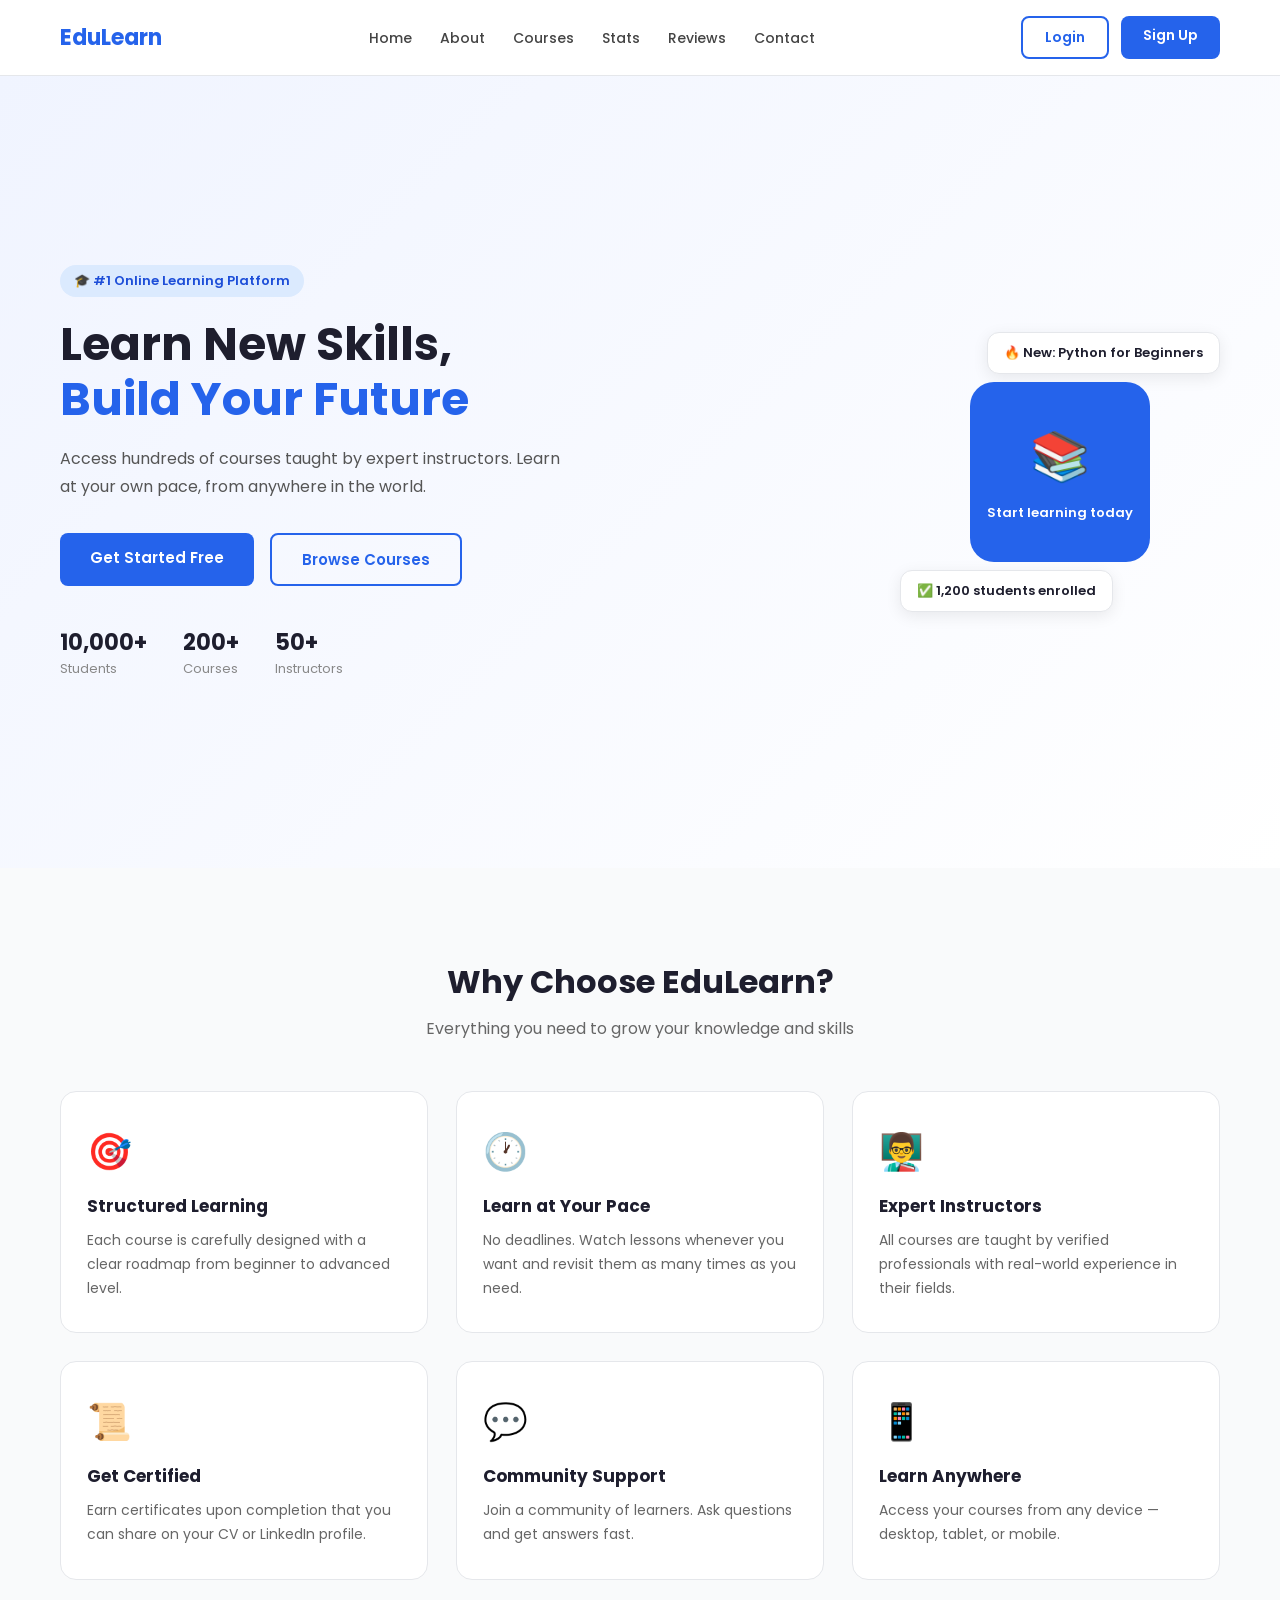
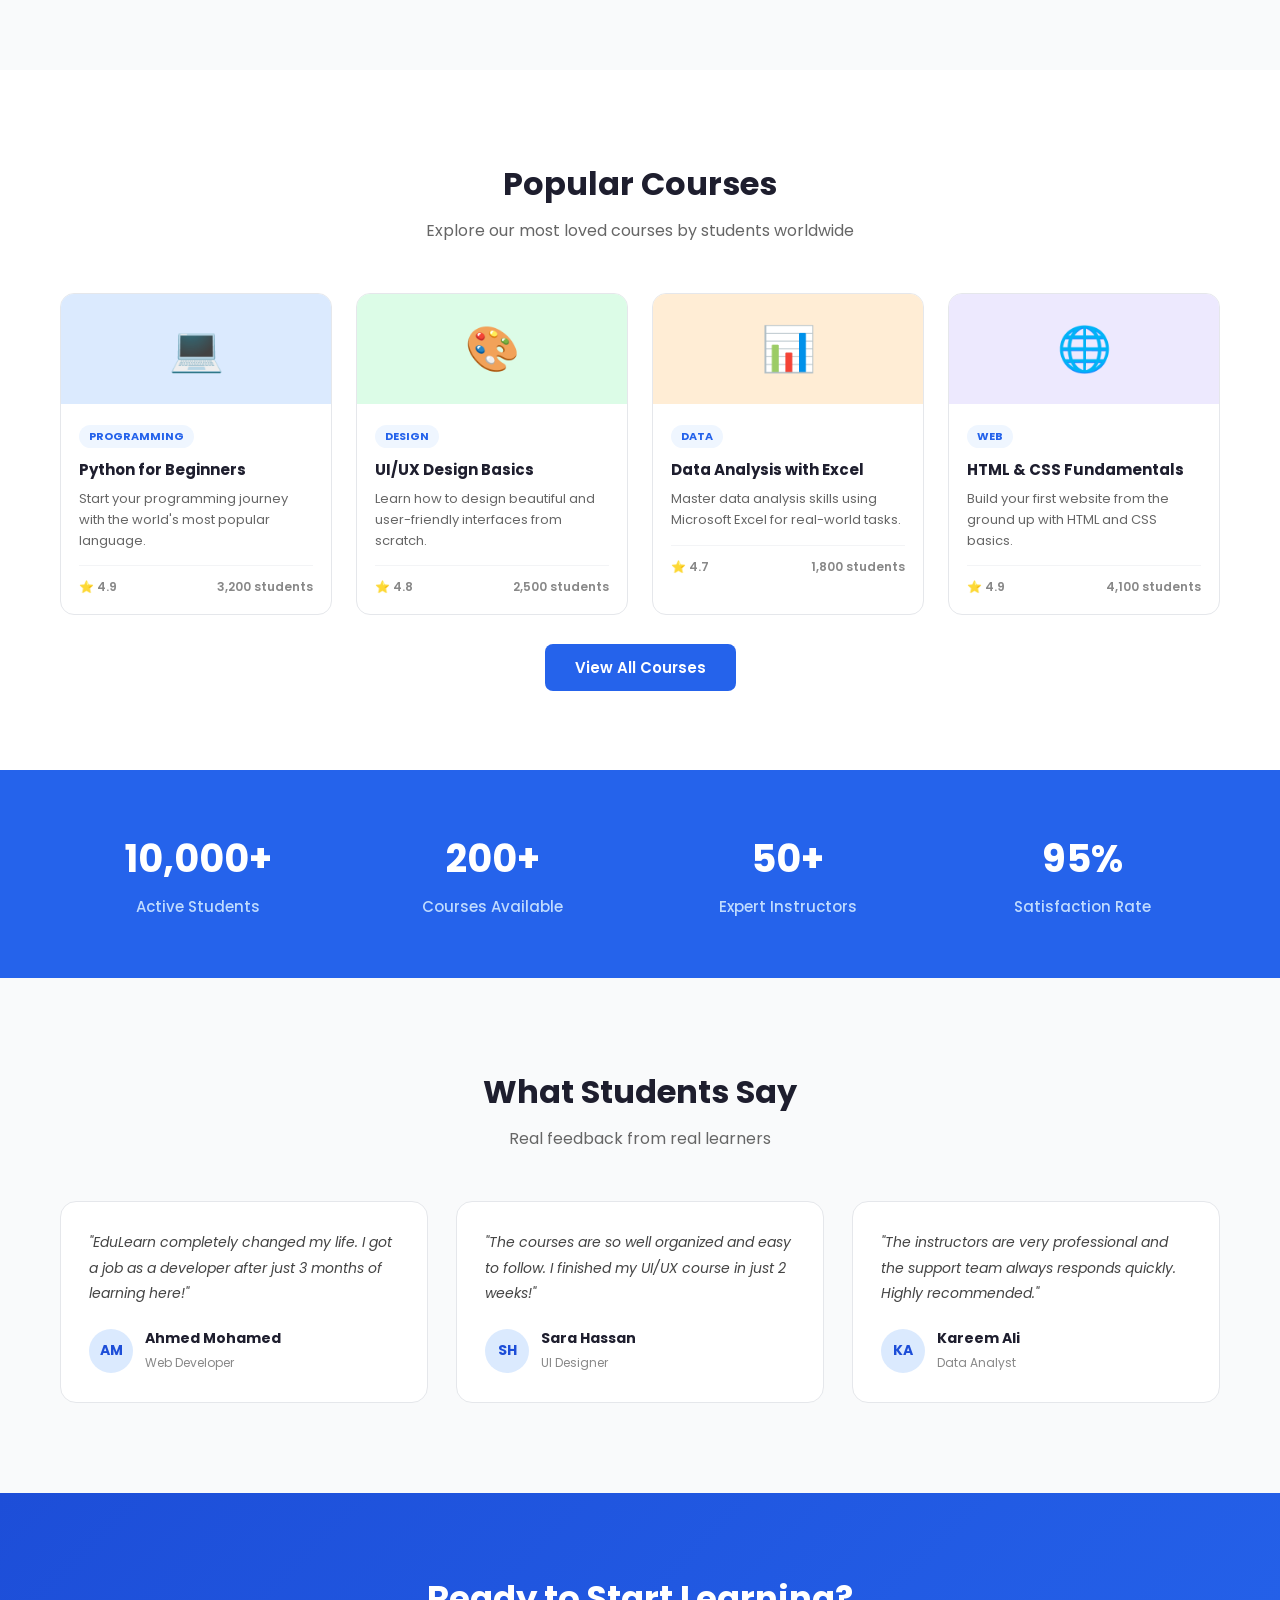
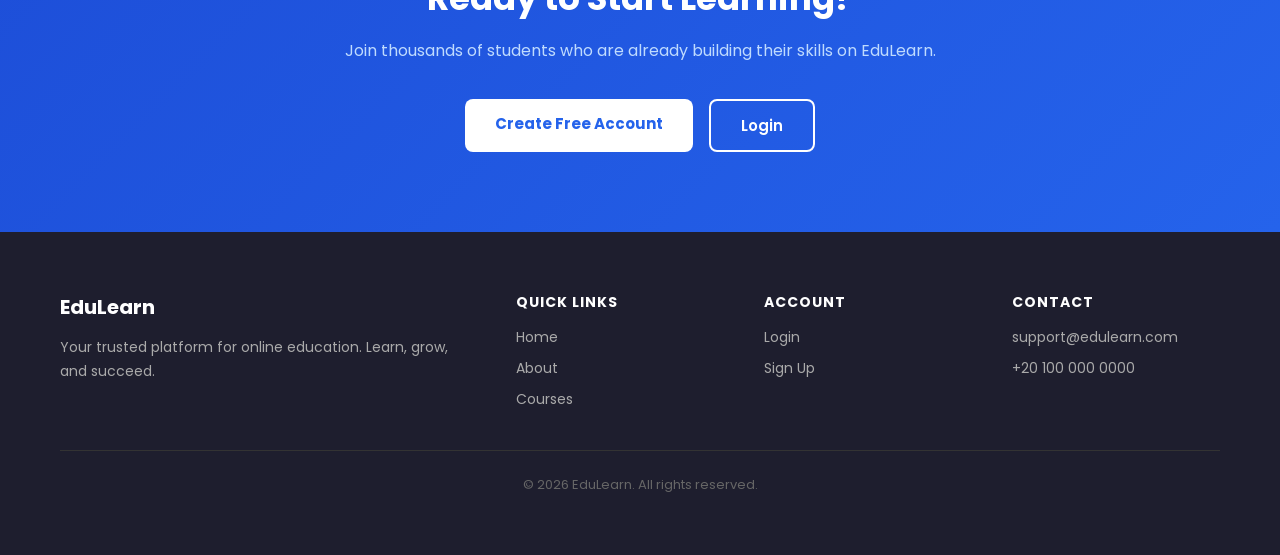
<file: index.html>
<!DOCTYPE html>
<html lang="en">
<head>
    <meta charset="UTF-8">
    <meta name="viewport" content="width=device-width, initial-scale=1.0">
    <title>EduLearn - Learn Anything</title>
    <link rel="stylesheet" href="main.css">
    <link href="https://fonts.googleapis.com/css2?family=Poppins:wght@400;500;600;700&display=swap" rel="stylesheet">
</head>
<body>


<!-- ============================================================ -->
<!--                        NAVBAR                               -->
<!-- ============================================================ -->
<nav class="navbar">
    <div class="nav-logo">EduLearn</div>

    <ul class="nav-links"> 
        <li><a href="#hero">Home</a></li>
        <li><a href="#about">About</a></li>
        <li><a href="#courses">Courses</a></li>
        <li><a href="#stats">Stats</a></li>
        <li><a href="#testimonials">Reviews</a></li>
        <li><a href="#contact">Contact</a></li>
    </ul>

    <div class="nav-buttons">
        <a href="Login/index.html" class="btn-outline">Login</a>
        <a href="Signin/index.html" class="btn-fill">Sign Up</a>
    </div>
</nav>
<!-- ============================================================ -->


<!-- ============================================================ -->
<!--                      HERO SECTION                           -->
<!-- ============================================================ -->
<section class="hero" id="hero">
    <div class="hero-text">
        <span class="hero-badge">🎓 #1 Online Learning Platform</span>
        <h1>Learn New Skills,<br><span class="accent">Build Your Future</span></h1>
        <p>Access hundreds of courses taught by expert instructors. Learn at your own pace, from anywhere in the world.</p>
        <div class="hero-buttons">
            <a href="Signin/index.html" class="btn-fill big">Get Started Free</a>
            <a href="#courses" class="btn-outline big">Browse Courses</a>
        </div>
        <div class="hero-meta">
            <div class="meta-item"><strong>10,000+</strong><span>Students</span></div>
            <div class="meta-item"><strong>200+</strong><span>Courses</span></div>
            <div class="meta-item"><strong>50+</strong><span>Instructors</span></div>
        </div>
    </div>

    <div class="hero-visual">
        <div class="visual-card card-top"><span>🔥</span> New: Python for Beginners</div>
        <div class="visual-box">
            <div class="visual-icon">📚</div>
            <p>Start learning today</p>
        </div>
        <div class="visual-card card-bottom"><span>✅</span> 1,200 students enrolled</div>
    </div>
</section>
<!-- ============================================================ -->


<!-- ============================================================ -->
<!--                      ABOUT SECTION                          -->
<!-- ============================================================ -->
<section class="about" id="about">
    <div class="section-header">
        <h2>Why Choose EduLearn?</h2>
        <p>Everything you need to grow your knowledge and skills</p>
    </div>

    <div class="about-grid">
        <div class="about-card">
            <div class="about-icon">🎯</div>
            <h3>Structured Learning</h3>
            <p>Each course is carefully designed with a clear roadmap from beginner to advanced level.</p>
        </div>
        <div class="about-card">
            <div class="about-icon">🕐</div>
            <h3>Learn at Your Pace</h3>
            <p>No deadlines. Watch lessons whenever you want and revisit them as many times as you need.</p>
        </div>
        <div class="about-card">
            <div class="about-icon">👨‍🏫</div>
            <h3>Expert Instructors</h3>
            <p>All courses are taught by verified professionals with real-world experience in their fields.</p>
        </div>
        <div class="about-card">
            <div class="about-icon">📜</div>
            <h3>Get Certified</h3>
            <p>Earn certificates upon completion that you can share on your CV or LinkedIn profile.</p>
        </div>
        <div class="about-card">
            <div class="about-icon">💬</div>
            <h3>Community Support</h3>
            <p>Join a community of learners. Ask questions and get answers fast.</p>
        </div>
        <div class="about-card">
            <div class="about-icon">📱</div>
            <h3>Learn Anywhere</h3>
            <p>Access your courses from any device — desktop, tablet, or mobile.</p>
        </div>
    </div>
</section>
<!-- ============================================================ -->


<!-- ============================================================ -->
<!--                     COURSES SECTION                         -->
<!-- ============================================================ -->
<section class="courses" id="courses">
    <div class="section-header">
        <h2>Popular Courses</h2>
        <p>Explore our most loved courses by students worldwide</p>
    </div>

    <div class="courses-grid">
        <div class="course-card">
            <div class="course-thumb thumb-blue">💻</div>
            <div class="course-body">
                <span class="course-tag">Programming</span>
                <h3>Python for Beginners</h3>
                <p>Start your programming journey with the world's most popular language.</p>
                <div class="course-footer">
                    <span class="course-rating">⭐ 4.9</span>
                    <span class="course-students">3,200 students</span>
                </div>
            </div>
        </div>

        <div class="course-card">
            <div class="course-thumb thumb-green">🎨</div>
            <div class="course-body">
                <span class="course-tag">Design</span>
                <h3>UI/UX Design Basics</h3>
                <p>Learn how to design beautiful and user-friendly interfaces from scratch.</p>
                <div class="course-footer">
                    <span class="course-rating">⭐ 4.8</span>
                    <span class="course-students">2,500 students</span>
                </div>
            </div>
        </div>

        <div class="course-card">
            <div class="course-thumb thumb-orange">📊</div>
            <div class="course-body">
                <span class="course-tag">Data</span>
                <h3>Data Analysis with Excel</h3>
                <p>Master data analysis skills using Microsoft Excel for real-world tasks.</p>
                <div class="course-footer">
                    <span class="course-rating">⭐ 4.7</span>
                    <span class="course-students">1,800 students</span>
                </div>
            </div>
        </div>

        <div class="course-card">
            <div class="course-thumb thumb-purple">🌐</div>
            <div class="course-body">
                <span class="course-tag">Web</span>
                <h3>HTML & CSS Fundamentals</h3>
                <p>Build your first website from the ground up with HTML and CSS basics.</p>
                <div class="course-footer">
                    <span class="course-rating">⭐ 4.9</span>
                    <span class="course-students">4,100 students</span>
                </div>
            </div>
        </div>
    </div>

    <div class="courses-cta">
        <a href="Signin/index.html" class="btn-fill big">View All Courses</a>
    </div>
</section>
<!-- ============================================================ -->


<!-- ============================================================ -->
<!--                      STATS SECTION                          -->
<!-- ============================================================ -->
<section class="stats" id="stats">
    <div class="stats-grid">
        <div class="stat-item"><h2>10,000+</h2><p>Active Students</p></div>
        <div class="stat-item"><h2>200+</h2><p>Courses Available</p></div>
        <div class="stat-item"><h2>50+</h2><p>Expert Instructors</p></div>
        <div class="stat-item"><h2>95%</h2><p>Satisfaction Rate</p></div>
    </div>
</section>
<!-- ============================================================ -->


<!-- ============================================================ -->
<!--                   TESTIMONIALS SECTION                      -->
<!-- ============================================================ -->
<section class="testimonials" id="testimonials">
    <div class="section-header">
        <h2>What Students Say</h2>
        <p>Real feedback from real learners</p>
    </div>

    <div class="testimonials-grid">
        <div class="testimonial-card">
            <p class="testimonial-text">"EduLearn completely changed my life. I got a job as a developer after just 3 months of learning here!"</p>
            <div class="testimonial-author">
                <div class="author-avatar">AM</div>
                <div><strong>Ahmed Mohamed</strong><span>Web Developer</span></div>
            </div>
        </div>

        <div class="testimonial-card">
            <p class="testimonial-text">"The courses are so well organized and easy to follow. I finished my UI/UX course in just 2 weeks!"</p>
            <div class="testimonial-author">
                <div class="author-avatar">SH</div>
                <div><strong>Sara Hassan</strong><span>UI Designer</span></div>
            </div>
        </div>

        <div class="testimonial-card">
            <p class="testimonial-text">"The instructors are very professional and the support team always responds quickly. Highly recommended."</p>
            <div class="testimonial-author">
                <div class="author-avatar">KA</div>
                <div><strong>Kareem Ali</strong><span>Data Analyst</span></div>
            </div>
        </div>
    </div>
</section>
<!-- ============================================================ -->


<!-- ============================================================ -->
<!--                       CTA SECTION                           -->
<!-- ============================================================ -->
<section class="cta">
    <h2>Ready to Start Learning?</h2>
    <p>Join thousands of students who are already building their skills on EduLearn.</p>
    <div class="cta-buttons">
        <a href="Signin/index.html" class="btn-white">Create Free Account</a>
        <a href="Login/index.html" class="btn-outline-white">Login</a>
    </div>
</section>
<!-- ============================================================ -->


<!-- ============================================================ -->
<!--                        FOOTER                               -->
<!-- ============================================================ -->
<footer id="contact">
    <div class="footer-grid">
        <div class="footer-col">
            <h3>EduLearn</h3>
            <p>Your trusted platform for online education. Learn, grow, and succeed.</p>
        </div>
        <div class="footer-col">
            <h4>Quick Links</h4>
            <ul>
                <li><a href="#hero">Home</a></li>
                <li><a href="#about">About</a></li>
                <li><a href="#courses">Courses</a></li>
            </ul>
        </div>
        <div class="footer-col">
            <h4>Account</h4>
            <ul>
                <li><a href="Login/index.html">Login</a></li>
                <li><a href="Signin/index.html">Sign Up</a></li>
            </ul>
        </div>
        <div class="footer-col">
            <h4>Contact</h4>
            <ul>
                <li>support@edulearn.com</li>
                <li>+20 100 000 0000</li>
            </ul>
        </div>
    </div>
    <div class="footer-bottom">
        <p>© 2026 EduLearn. All rights reserved.</p>
    </div>
</footer>
<!-- ============================================================ -->


</body>
</html>
</file>
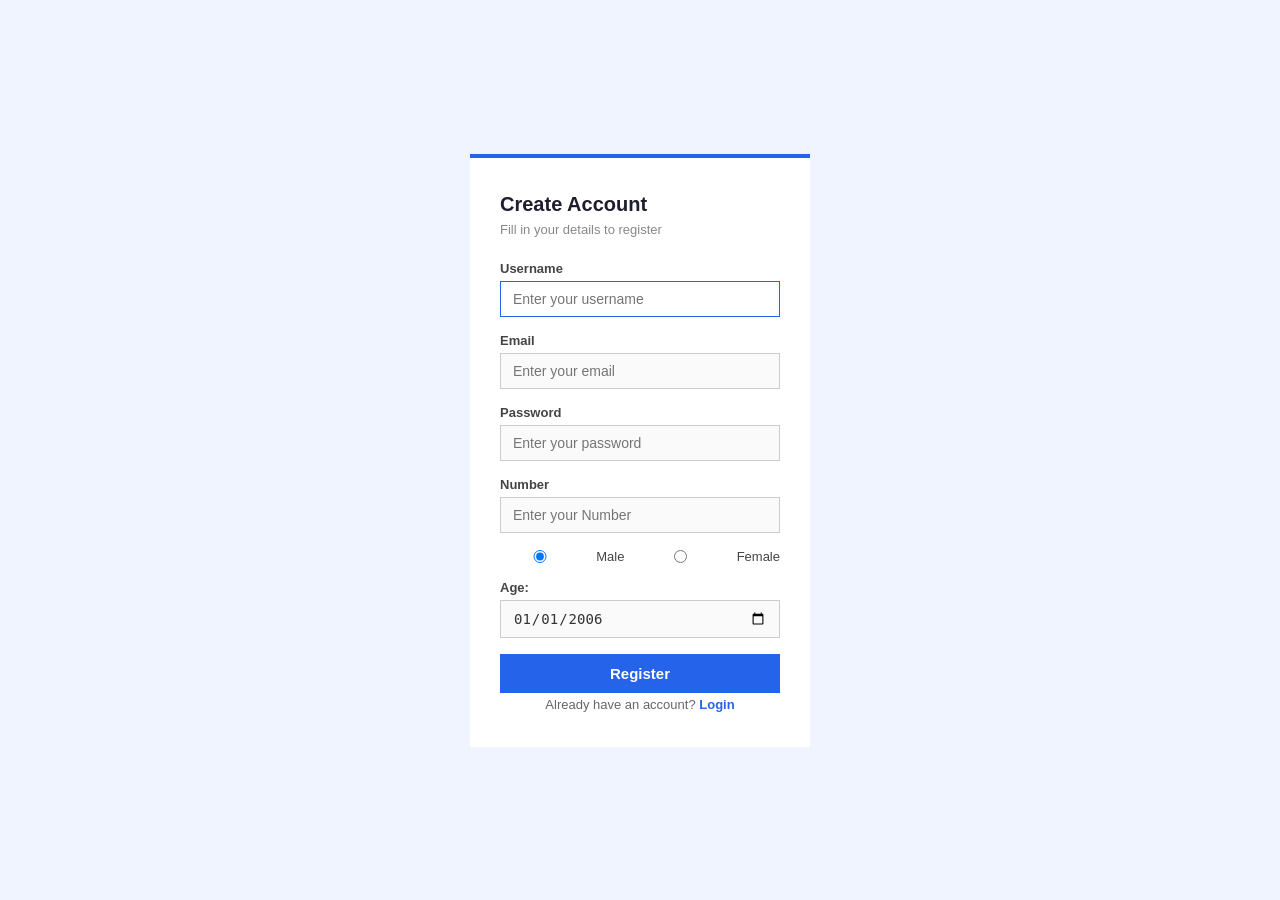
<file: Signin/index.html>
<!DOCTYPE html>
<html>

<head>
    <meta charset="UTF-8" />
    <title>Register</title>
    <link rel="stylesheet" href="css/main.css" />
</head>

<body>

    <form method="post">

        <p class="form-title">Create Account</p>
        <p class="form-subtitle">Fill in your details to register</p>

        <div id="userNameDiv">
            <label for="username" id="usernameLabel">Username</label>
            <input type="text" id="username" name="username" required placeholder="Enter your username" autofocus />
        </div>

        <div id="emailDiv">
            <label for="email" id="emailLabel">Email</label>
            <input type="email" id="email" name="email" required placeholder="Enter your email" />
        </div>

        <div id="passwordDiv">
            <label for="password" id="passwordLabel">Password</label>
            <input type="password" id="password" name="password" required placeholder="Enter your password" 
                   minlength="8" maxlength="16" />
        </div>

        <div id="phoneDiv">
            <label for="Phone_Number" id="phoneLabel">Number</label>
            <input type="text" id="Phone_Number" name="Phone_Number" required placeholder="Enter your Number"   />
        </div>

        <div id="genderDiv">
            <input type="radio" name="gender" id="male" value="male" checked />
            <label for="male">Male</label>

            <input type="radio" name="gender" id="female" value="female" />
            <label for="female">Female</label>

        </div>

        <div id="ageDiv">
            <label for="Age" id="ageLabel">Age:</label>
            <input type="date" id="Age" name="age" required value="2006-01-01" />

        </div>

        <input type="submit" value="Register" id="Register"/>

        <div class="form-footer">
            Already have an account? <a href="../Login/index.html">Login</a>
        </div>

    </form>

</body>

</html>
</file>
<file: main.css>
/* ============================================================ */
/*                        RESET & BASE                          */
/* ============================================================ */


* {
    margin: 0;
    padding: 0;
    box-sizing: border-box;
}

body {
    font-family: 'Poppins', sans-serif;
    background-color: #ffffff;
    color: #1e1e2e;
}

a {
    text-decoration: none;
}

ul {
    list-style: none;
}

.section-header {
    text-align: center;
    margin-bottom: 50px;
}

.section-header h2 {
    font-size: 32px;
    font-weight: 700;
    margin-bottom: 10px;
}

.section-header p {
    font-size: 16px;
    color: #666;
}
/* ============================================================ */


/* ============================================================ */
/*                          BUTTONS                             */
/* ============================================================ */
.btn-fill {
    background-color: #2563eb;
    color: #ffffff;
    padding: 9px 22px;
    border-radius: 8px;
    font-weight: 600;
    font-size: 14px;
    transition: background-color 0.2s;
}

.btn-fill:hover {
    background-color: #1d4ed8;
}

.btn-outline {
    border: 2px solid #2563eb;
    color: #2563eb;
    padding: 9px 22px;
    border-radius: 8px;
    font-weight: 600;
    font-size: 14px;
    transition: all 0.2s;
}

.btn-outline:hover {
    background-color: #2563eb;
    color: #ffffff;
}

.btn-fill.big, 
.btn-outline.big {
    padding: 13px 30px;
    font-size: 15px;
}
/* ============================================================ */


/* ============================================================ */
/*                          NAVBAR                              */
/* ============================================================ */
.navbar {
    display: flex;
    align-items: center;
    justify-content: space-between; /* علشان يكون في كل مكان متوزع  */
    padding: 16px 60px;
    background-color: #ffffff;
    border-bottom: 1px solid #e5e7eb;
    position: sticky;
    top: 0;
    z-index: 999;
}

.nav-logo {
    font-size: 22px;
    font-weight: 700;
    color: #2563eb;
}

.nav-links {
    display: flex;
    gap: 28px;
}

.nav-links a {
    font-size: 14px;
    font-weight: 500;
    color: #444;
    transition: color 0.2s;
}

.nav-links a:hover {
    color: #2563eb;
}

.nav-buttons {
    display: flex;
    gap: 12px;
}
/* ============================================================ */


/* ============================================================ */
/*                        HERO SECTION                          */
/* ============================================================ */
.hero {
    display: flex;
    align-items: center;
    justify-content: space-between;
    padding: 80px 60px;
    background: linear-gradient(135deg, #f0f4ff 0%, #ffffff 100%);
    min-height: 88vh;
}

.hero-text {
    max-width: 520px;
}

.hero-badge {
    display: inline-block;
    background-color: #dbeafe;
    color: #1d4ed8;
    font-size: 13px;
    font-weight: 600;
    padding: 6px 14px;
    border-radius: 20px;
    margin-bottom: 20px;
}

.hero-text h1 {
    font-size: 46px;
    font-weight: 700;
    line-height: 1.2;
    margin-bottom: 18px;
}

.accent {
    color: #2563eb;
}

.hero-text p {
    font-size: 16px;
    color: #555;
    line-height: 1.75;
    margin-bottom: 32px;
}

.hero-buttons {
    display: flex;
    gap: 16px;
    margin-bottom: 40px;
}

.hero-meta {
    display: flex;
    gap: 36px;
}

.meta-item {
    display: flex;
    flex-direction: column;
}

.meta-item strong {
    font-size: 22px;
    font-weight: 700;
    color: #1e1e2e;
}

.meta-item span {
    font-size: 13px;
    color: #888;
}

/* Hero Visual (decorative cards) */
.hero-visual {
    position: relative;
    width: 320px;
    height: 320px;
    flex-shrink: 0;
}

.visual-box {
    position: absolute;
    top: 50%;
    left: 50%;
    transform: translate(-50%, -50%);
    width: 180px;
    height: 180px;
    background-color: #2563eb;
    border-radius: 24px;
    display: flex;
    flex-direction: column;
    align-items: center;
    justify-content: center;
    color: white;
    gap: 10px;
}

.visual-icon {
    font-size: 48px;
}

.visual-box p {
    font-size: 13px;
    font-weight: 600;
}

.visual-card {
    position: absolute;
    background-color: #ffffff;
    border: 1px solid #e5e7eb;
    border-radius: 12px;
    padding: 10px 16px;
    font-size: 13px;
    font-weight: 600;
    color: #1e1e2e;
    box-shadow: 0 4px 16px rgba(0,0,0,0.08);
    white-space: nowrap;
}

.card-top {
    top: 20px;
    right: 0;
}

.card-bottom {
    bottom: 20px;
    left: 0;
}
/* ============================================================ */


/* ============================================================ */
/*                       ABOUT SECTION                          */
/* ============================================================ */
.about {
    padding: 90px 60px;
    background-color: #f9fafb;
}

.about-grid {
    display: grid;
    grid-template-columns: repeat(3, 1fr);
    gap: 28px;
}

.about-card {
    background-color: #ffffff;
    border: 1px solid #e5e7eb;
    border-radius: 16px;
    padding: 32px 26px;
    transition: transform 0.2s, box-shadow 0.2s;
}

.about-card:hover {
    transform: translateY(-5px);
    box-shadow: 0 10px 24px rgba(37, 99, 235, 0.1);
}

.about-icon {
    font-size: 36px;
    margin-bottom: 14px;
}

.about-card h3 {
    font-size: 17px;
    font-weight: 700;
    margin-bottom: 10px;
}

.about-card p {
    font-size: 14px;
    color: #666;
    line-height: 1.7;
}
/* ============================================================ */


/* ============================================================ */
/*                      COURSES SECTION                         */
/* ============================================================ */
.courses {
    padding: 90px 60px;
    background-color: #ffffff;
}

.courses-grid {
    display: grid;
    grid-template-columns: repeat(4, 1fr);
    gap: 24px;
    margin-bottom: 40px;
}

.course-card {
    border: 1px solid #e5e7eb;
    border-radius: 14px;
    overflow: hidden;
    transition: transform 0.2s, box-shadow 0.2s;
}

.course-card:hover {
    transform: translateY(-5px);
    box-shadow: 0 10px 24px rgba(0,0,0,0.08);
}

.course-thumb {
    height: 110px;
    display: flex;
    align-items: center;
    justify-content: center;
    font-size: 44px;
}

.thumb-blue   { background-color: #dbeafe; }
.thumb-green  { background-color: #dcfce7; }
.thumb-orange { background-color: #ffedd5; }
.thumb-purple { background-color: #ede9fe; }

.course-body {
    padding: 18px;
}

.course-tag {
    display: inline-block;
    background-color: #eff6ff;
    color: #2563eb;
    font-size: 11px;
    font-weight: 700;
    padding: 3px 10px;
    border-radius: 20px;
    margin-bottom: 10px;
    text-transform: uppercase;
}

.course-body h3 {
    font-size: 15px;
    font-weight: 700;
    margin-bottom: 8px;
}

.course-body p {
    font-size: 13px;
    color: #666;
    line-height: 1.6;
    margin-bottom: 14px;
}

.course-footer {
    display: flex;
    justify-content: space-between;
    font-size: 12px;
    color: #888;
    font-weight: 600;
    border-top: 1px solid #f3f4f6;
    padding-top: 12px;
}

.courses-cta {
    text-align: center;
}
/* ============================================================ */


/* ============================================================ */
/*                       STATS SECTION                          */
/* ============================================================ */
.stats {
    background-color: #2563eb;
    padding: 60px;
}

.stats-grid {
    display: grid;
    grid-template-columns: repeat(4, 1fr);
    gap: 20px;
    text-align: center;
}

.stat-item h2 {
    font-size: 38px;
    font-weight: 700;
    color: #ffffff;
    margin-bottom: 8px;
}

.stat-item p {
    font-size: 15px;
    color: #bfdbfe;
    font-weight: 500;
}
/* ============================================================ */


/* ============================================================ */
/*                    TESTIMONIALS SECTION                      */
/* ============================================================ */
.testimonials {
    padding: 90px 60px;
    background-color: #f9fafb;
}

.testimonials-grid {
    display: grid;
    grid-template-columns: repeat(3, 1fr);
    gap: 28px;
}

.testimonial-card {
    background-color: #ffffff;
    border: 1px solid #e5e7eb;
    border-radius: 16px;
    padding: 28px;
}

.testimonial-text {
    font-size: 14px;
    color: #444;
    line-height: 1.8;
    margin-bottom: 22px;
    font-style: italic;
}

.testimonial-author {
    display: flex;
    align-items: center;
    gap: 12px;
}

.author-avatar {
    width: 44px;
    height: 44px;
    border-radius: 50%;
    background-color: #dbeafe;
    color: #1d4ed8;
    font-size: 14px;
    font-weight: 700;
    display: flex;
    align-items: center;
    justify-content: center;
    flex-shrink: 0;
}

.testimonial-author strong {
    display: block;
    font-size: 14px;
    font-weight: 700;
}

.testimonial-author span {
    font-size: 12px;
    color: #888;
}
/* ============================================================ */


/* ============================================================ */
/*                        CTA SECTION                           */
/* ============================================================ */
.cta {
    background: linear-gradient(135deg, #1d4ed8, #2563eb);
    padding: 80px 60px;
    text-align: center;
    color: white;
}

.cta h2 {
    font-size: 34px;
    font-weight: 700;
    margin-bottom: 14px;
}

.cta p {
    font-size: 16px;
    color: #bfdbfe;
    margin-bottom: 36px;
}

.cta-buttons {
    display: flex;
    gap: 16px;
    justify-content: center;
}

.btn-white {
    background-color: #ffffff;
    color: #2563eb;
    padding: 13px 30px;
    border-radius: 8px;
    font-weight: 700;
    font-size: 15px;
    transition: opacity 0.2s;
}

.btn-white:hover {
    opacity: 0.9;
}

.btn-outline-white {
    border: 2px solid #ffffff;
    color: #ffffff;
    padding: 13px 30px;
    border-radius: 8px;
    font-weight: 600;
    font-size: 15px;
    transition: all 0.2s;
}

.btn-outline-white:hover {
    background-color: #ffffff;
    color: #2563eb;
}
/* ============================================================ */


/* ============================================================ */
/*                          FOOTER                              */
/* ============================================================ */
footer {
    background-color: #1e1e2e;
    color: #ccc;
    padding: 60px;
}

.footer-grid {
    display: grid;
    grid-template-columns: 2fr 1fr 1fr 1fr;
    gap: 40px;
    margin-bottom: 40px;
}

.footer-col h3 {
    font-size: 20px;
    font-weight: 700;
    color: #ffffff;
    margin-bottom: 14px;
}

.footer-col h4 {
    font-size: 14px;
    font-weight: 700;
    color: #ffffff;
    margin-bottom: 14px;
    text-transform: uppercase;
    letter-spacing: 1px;
}

.footer-col p {
    font-size: 14px;
    line-height: 1.7;
    color: #aaa;
}

.footer-col ul {
    display: flex;
    flex-direction: column;
    gap: 10px;
}

.footer-col ul li {
    font-size: 14px;
    color: #aaa;
}

.footer-col ul li a {
    color: #aaa;
    transition: color 0.2s;
}

.footer-col ul li a:hover {
    color: #60a5fa;
}

.footer-bottom {
    border-top: 1px solid #333;
    padding-top: 24px;
    text-align: center;
    font-size: 13px;
    color: #666;
}
/* ============================================================ */
</file>
<file: Signin/css/main.css>
* {                
    margin: 0;
    padding: 0;
    box-sizing: border-box;
}


body {
    font-family: Arial, sans-serif;
    background-color: #f0f4ff;
    display: flex;
    justify-content: center;
    align-items: center;
    min-height: 100vh;
}

form {
    width: 340px;
    padding: 35px 30px;
    background: white;
    border-top: 4px solid #2563eb;
}


div {
    margin-bottom: 16px;
}


label {
    display: block;
    margin-bottom: 5px;
    font-size: 13px;
    color: #444;
    font-weight: bold;
}


input {
    width: 100%;
    padding: 9px 12px;
    border: 1px solid #ccc;
    font-size: 14px;
    color: #333;
    background-color: #fafafa;
}

input:focus {
    border-color: #2563eb;
    background-color: #fff;
    outline: none;
}

#Register,
#Login {
    width: 100%;
    background-color: #2563eb;
    color: white;
    padding: 11px;
    font-size: 15px;
    font-weight: bold;
    border: none;
    cursor: pointer;
}

#Register:hover,
#Login:hover {
    background-color: #1d4ed8;
}


#genderDiv {
    display: flex;
    gap: 16px;
    align-items: center;
}

#genderDiv label {
    font-weight: normal;
    margin-bottom: 0;
}

.form-footer {
    text-align: center;
    font-size: 13px;
    color: #666;
    margin-top: 4px;
    margin-bottom: 0;
}

.form-footer a {
    color: #2563eb;
    text-decoration: none;
    font-weight: bold;
}


.form-title {         
    font-size: 20px;
    font-weight: bold;
    color: #1e1e2e;
    margin-bottom: 6px;
}

.form-subtitle {                 
    font-size: 13px;
    color: #888;
    margin-bottom: 24px;
}
</file>
